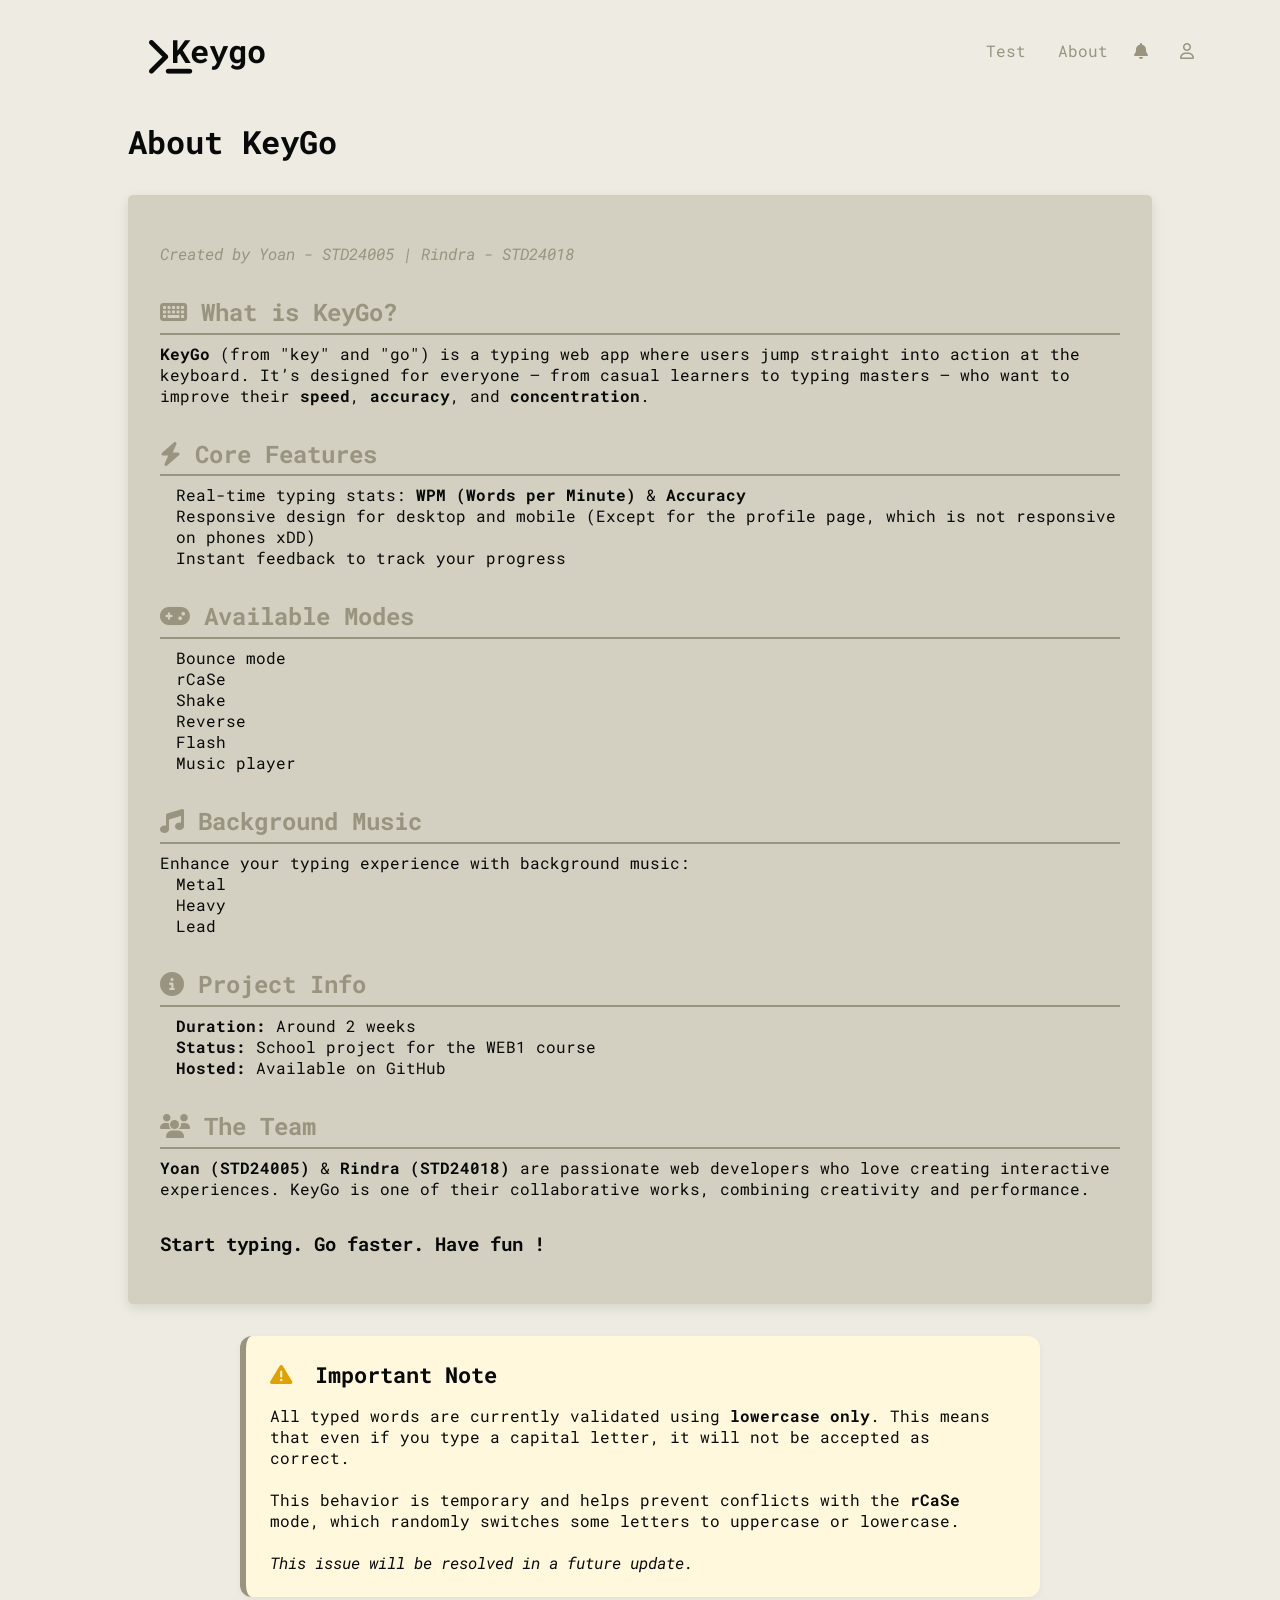
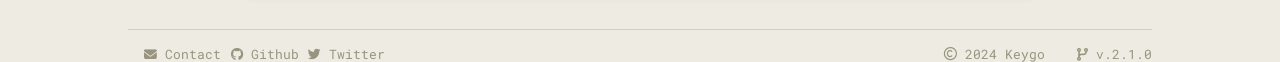
<file: about.html>
<!DOCTYPE html>
<html lang="en">

<head>
    <meta charset="UTF-8">
    <meta name="viewport" content="width=device-width, initial-scale=1.0">
    <title>Keygo.com</title>
    <link rel="stylesheet" href="assets/css/about.css">
    <link rel="shortcut icon" href="assets/img/logo_keygo.png" type="image/x-icon">
    <link href='https://fonts.googleapis.com/css?family=Roboto Mono' rel='stylesheet'>
    <link rel="stylesheet" href="https://cdnjs.cloudflare.com/ajax/libs/font-awesome/6.7.2/css/all.min.css" integrity="sha512-Evv84Mr4kqVGRNSgIGL/F/aIDqQb7xQ2vcrdIwxfjThSH8CSR7PBEakCr51Ck+w+/U6swU2Im1vVX0SVk9ABhg==" crossorigin="anonymous" referrerpolicy="no-referrer" />
    <link rel="stylesheet" href="assets/css/nav.css">
    <link rel="stylesheet" href="assets/css/footer.css">
    <script defer src="assets/js/nav.js "></script>
    <script defer src="assets/js/footer.js"></script>

</head>
<body>

    <header>
        <div id="navMenu">
        </div>
        <h2>About KeyGo</h2>
    </header>
    <main>
        
          <div class="container">
            <p class="creators">Created by Yoan - STD24005 | Rindra - STD24018</p>
        
            <h2><i class="fas fa-keyboard"></i> What is KeyGo?</h2>
            <p>
              <span class="highlight">KeyGo</span> (from "key" and "go") is a typing web app where users jump straight into action at the keyboard.
              It’s designed for everyone — from casual learners to typing masters — who want to improve their <strong>speed</strong>, <strong>accuracy</strong>, and <strong>concentration</strong>.
            </p>
        
            <h2><i class="fas fa-bolt"></i> Core Features</h2>
            <ul>
              <li>Real-time typing stats: <strong>WPM (Words per Minute)</strong> & <strong>Accuracy</strong></li>
              <li>Responsive design for desktop and mobile (Except for the profile page, which is not responsive on phones xDD)</li>
              <li>Instant feedback to track your progress</li>
            </ul>
        
            <h2><i class="fas fa-gamepad"></i> Available Modes</h2>
            <ul>
              <li>Bounce mode</li>
              <li>rCaSe</li>
              <li>Shake</li>
              <li>Reverse</li>
              <li>Flash</li>
              <li>Music player</li>
            </ul>
        
            <h2><i class="fas fa-music"></i> Background Music</h2>
            <p>Enhance your typing experience with background music:</p>
            <ul>
              <li>Metal</li>
              <li>Heavy</li>
              <li>Lead</li>
            </ul>
        
            <h2><i class="fas fa-info-circle"></i> Project Info</h2>
            <ul>
              <li><strong>Duration:</strong> Around 2 weeks</li>
              <li><strong>Status:</strong> School project for the WEB1 course</li>
              <li><strong>Hosted:</strong> Available on GitHub</li>
            </ul>
        
            <h2><i class="fas fa-users"></i> The Team</h2>
            <p><strong>Yoan (STD24005)</strong> & <strong>Rindra (STD24018)</strong> are passionate web developers who love creating interactive experiences. KeyGo is one of their collaborative works, combining creativity and performance.</p>
        
            <p style="margin-top: 2rem; font-weight: bold; font-size: 1.2rem;">Start typing. Go faster. Have fun !</p>
          </div>
          <div class="alert-box">
            <h2><i class="fa-solid fa-triangle-exclamation"></i> Important Note</h2>
            <p>
              All typed words are currently validated using <strong>lowercase only</strong>. 
              This means that even if you type a capital letter, it will not be accepted as correct.
              <br><br>
              This behavior is temporary and helps prevent conflicts with the <strong>rCaSe</strong> mode, 
              which randomly switches some letters to uppercase or lowercase.
              <br><br>
              <em>This issue will be resolved in a future update.</em>
            </p>
          </div>
          
    </main>

    <div id="footer"></div>
    
</body>
</html>
</file>
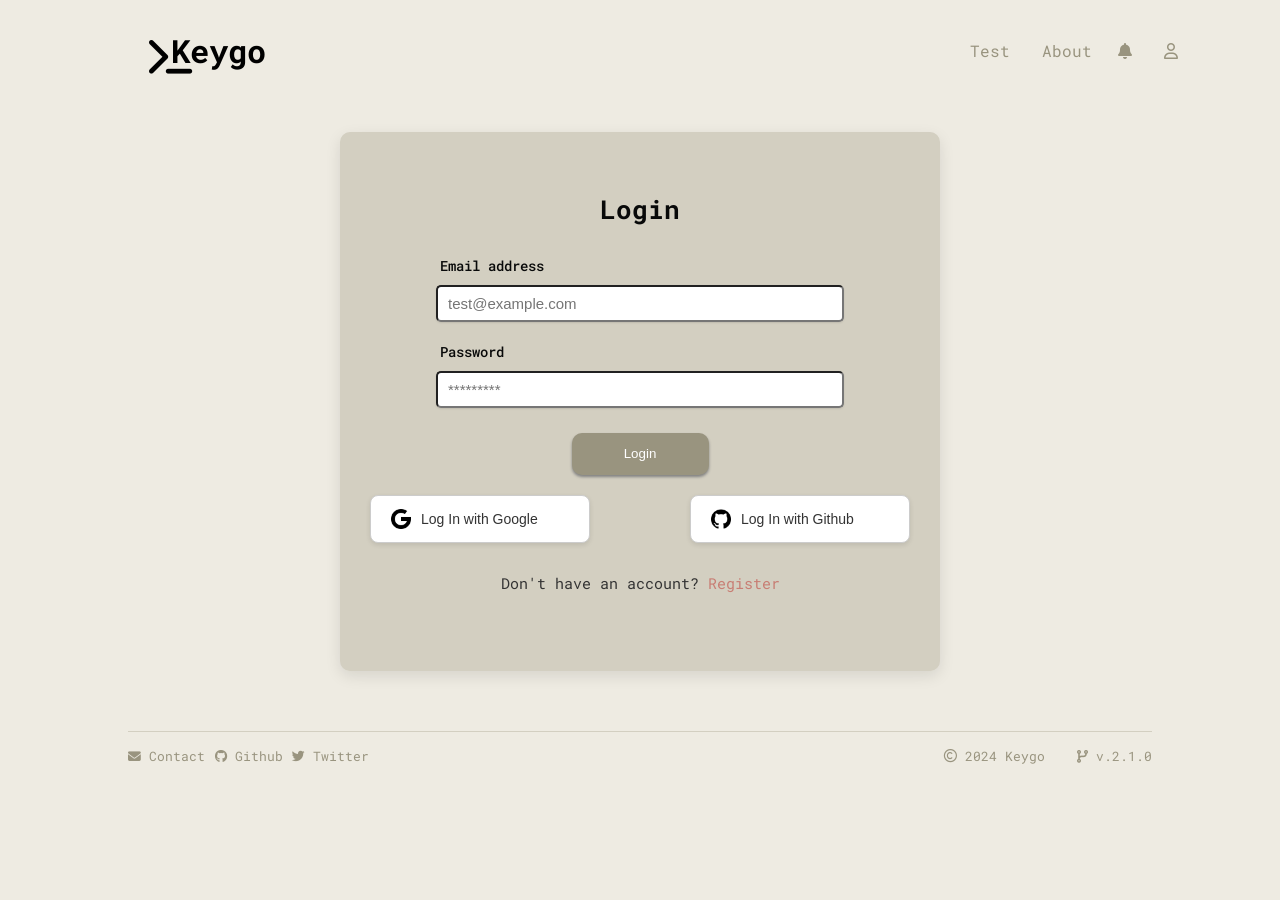
<file: login.html>
<!DOCTYPE html>
<html lang="en">
<head>
    <meta charset="UTF-8">
    <meta name="viewport" content="width=device-width, initial-scale=1.0">
    <link rel="stylesheet" href="assets/css/login.css">
    <link rel="shortcut icon" href="assets/img/logo_keygo.png" type="image/x-icon">
    <link rel="stylesheet" href="https://cdnjs.cloudflare.com/ajax/libs/font-awesome/6.7.2/css/all.min.css" integrity="sha512-Evv84Mr4kqVGRNSgIGL/F/aIDqQb7xQ2vcrdIwxfjThSH8CSR7PBEakCr51Ck+w+/U6swU2Im1vVX0SVk9ABhg==" crossorigin="anonymous" referrerpolicy="no-referrer" />
    <link href='https://fonts.googleapis.com/css?family=Roboto Mono' rel='stylesheet'>
    <link rel="stylesheet" href="assets/css/footer.css">
    <link rel="stylesheet" href="assets/css/nav.css">
    <script defer src="assets/js/login.js"></script>
    <script defer src="assets/js/nav.js"></script>
    <script defer src="assets/js/footer.js"></script>
    <title>Login</title>
</head>
<body>
    <div id="navMenu"></div>
    <div class="login-form">
        <h3 class="title">Login</h3>
        <form method="post">
            <label class="login-form-text"  for="email">Email address</label>
            <input class="login-form-input" type="email" name="email" id="email" placeholder="test@example.com">
            <label class="login-form-text"  for="password">Password</label>
            <input class="login-form-input" type="password" name="password" id="password" placeholder="*********">
            <button class="login-form-submit">Login</button>
            <section class="btn-container">
                <div class="login-btn" id="google-login" onclick="handleLogin('google-login')" >
                    <img class="login-logo" src="assets/img/google-logo.png" alt="Google Logo">
                    <span class="login-text">Log In with Google</span>
                </div>     
                <div class="login-btn" id="github-login" onclick="handleLogin('github-login')" >
                    <img class="login-logo" src="assets/img/github-logo.png" alt="GitHub Logo">
                    <span class="login-text">Log In with Github</span>
                </div>
            </section>
            <p class="signup-prompt">Don't have an account? <a class="register-link" href="register.html">Register</a></p>
            <div class="login-form-message">
                <p class="login-form-message-text"></p>
            </div>
        </form>
    </div>


    



<div id="footer"></div>
</body>
</html>
</file>
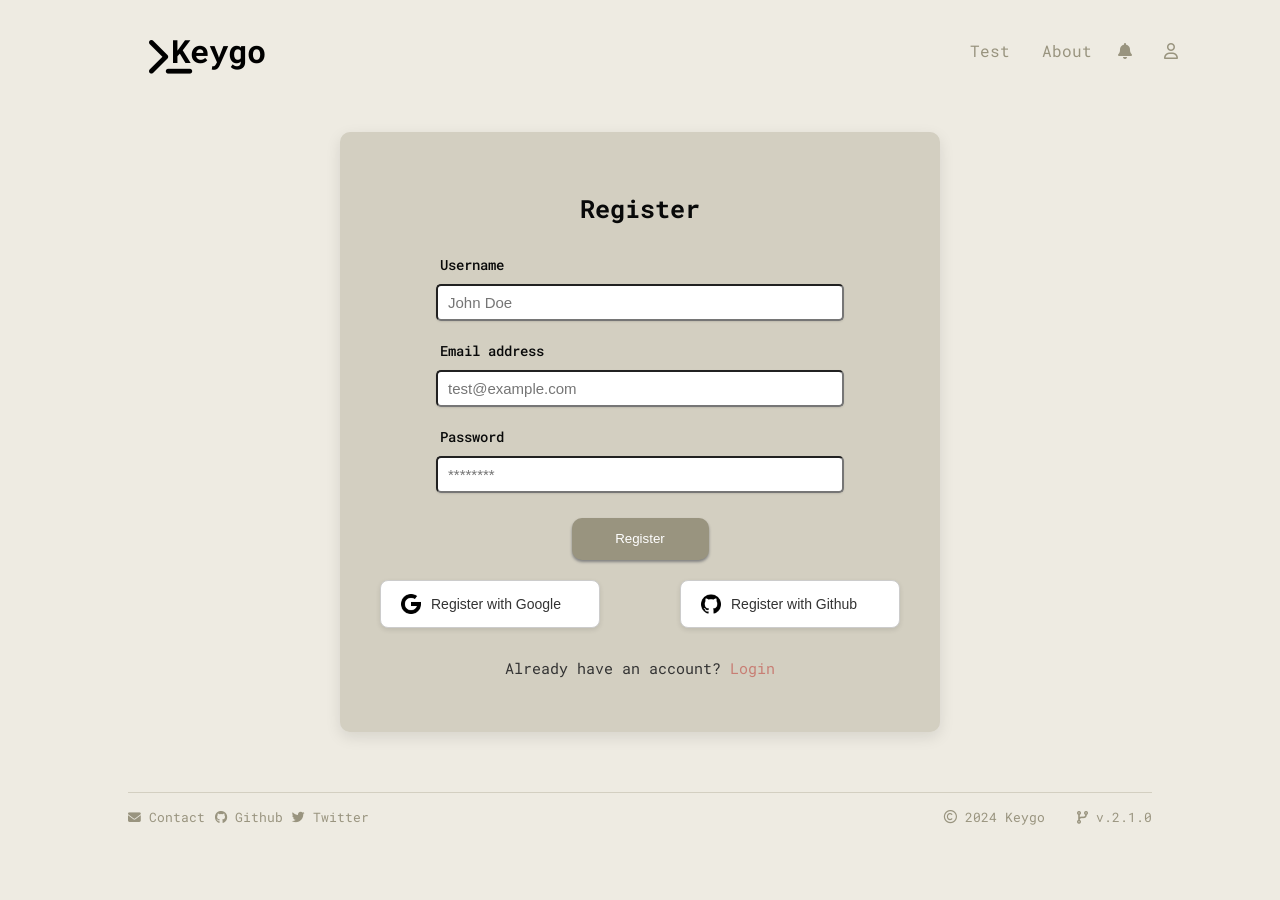
<file: register.html>
<!DOCTYPE html>
<html lang="en">
<head>
    <meta charset="UTF-8">
    <meta name="viewport" content="width=device-width, initial-scale=1.0">
    <link rel="stylesheet" href="assets/css/register.css">
    <link rel="shortcut icon" href="assets/img/logo_keygo.png" type="image/x-icon">
    <link rel="stylesheet" href="https://cdnjs.cloudflare.com/ajax/libs/font-awesome/6.7.2/css/all.min.css" integrity="sha512-Evv84Mr4kqVGRNSgIGL/F/aIDqQb7xQ2vcrdIwxfjThSH8CSR7PBEakCr51Ck+w+/U6swU2Im1vVX0SVk9ABhg==" crossorigin="anonymous" referrerpolicy="no-referrer" />
    <link href='https://fonts.googleapis.com/css?family=Roboto Mono' rel='stylesheet'>
    <link rel="stylesheet" href="assets/css/footer.css">
    <link rel="stylesheet" href="assets/css/nav.css">
    
    <script defer src="assets/js/register.js"></script>
    <script defer src="assets/js/nav.js"></script>
    <script defer src="assets/js/footer.js"></script>
    <title>Register</title>
</head>
<body>
    <div id="navMenu"></div>
    <div class="register-form">
        <h3 class="title">Register</h3>
        <form method="post">
            <label class="register-form-text" id="username-text" for="username">Username</label>
            <input class="register-form-input" type="text" name="username" id="username" placeholder="John Doe">
            <label class="register-form-text" id="email-text" for="email">Email address</label>
            <input class="register-form-input" type="email" name="email" id="email" placeholder="test@example.com">
            <label class="register-form-text" id="password-text" for="password" >Password</label>
            <input class="register-form-input" type="password" name="password" id="password" placeholder="********">
            <button class="register-form-submit">Register</button>
            <section class="btn-container">
                <div class="register-btn" id="google-register" onclick="handleregister('google-register')" >
                    <img class="register-logo" src="assets/img/google-logo.png" alt="Google Logo">
                    <span class="register-text">Register with Google</span>
                </div>         
                <div class="register-btn" id="github-register" onclick="handleregister('github-register')" >
                    <img class="register-logo" src="assets/img/github-logo.png" alt="GitHub Logo">
                    <span class="register-text">Register with Github</span>
                </div>
            </section>
            <p class="signup-prompt">Already have an account? <a class="register-link" href="login.html">Login</a></p>
            <div class="register-form-message">
                <p class="register-form-message-text"></p>
            </div>
        </form>
    </div>


<div id="footer"></div>
</body>
</html>
</file>
<file: assets/css/about.css>
:root {
  --bg_color: #EEEBE2;
  --main-color: #080909;
  --secondary-color: #99947F;
  --sub_alt_color: #D3CFC1;
}

body {
  margin: 0;
  padding: 0;    
  font-family: 'Roboto Mono', 'Arial';
  background-color: var(--bg_color);
  color: var(--main-color);
}


header h2 {
  margin-top :3rem;
  font-size: 2rem;
}

.container {
  margin: 2rem auto;
  padding: 2rem 2rem 3rem 2rem;
  background-color: var(--sub_alt_color);
  border-radius: 5px;
  box-shadow: 0 4px 12px rgba(0,0,0,0.1);
}

.container h2 {
  border-bottom: 2px solid var(--secondary-color);
  padding-bottom: 0.3rem;
  margin-top: 2rem;
  margin-bottom: 0.5rem;
  color: #99947F;
}

ul {
  list-style-type: none;
  padding-left: 1rem;
}


.creators, .credits {
  font-style: italic;
  color: var(--secondary-color);
  margin-top: 1rem;
}

.highlight {
  font-weight: bold;
}

.alert-box{
  background-color: #fff8dc;
  border-left: 6px solid var(--secondary-color);
  padding: 1.5rem;
  border-radius: 12px;
  margin: 2rem auto;
  max-width: 800px;
  box-shadow: 0 2px 6px rgba(0,0,0,0.05);
  font-size: 1rem;
  color: var(--main-color);
}
.alert-box h2{
  font-size: 1.4rem;
  margin-bottom: 1rem;
}
.alert-box h2 i {
  margin-right: 10px;
  color: #e1a100;
}



@media (max-width: 600px) {
  .container {
    padding: 1rem;
  }

  header h1 {
    font-size: 1.5rem;
  }
}
</file>
<file: assets/css/nav.css>
*{
    margin: 0;
    padding: 0;
    box-sizing: border-box;
  }
  
  body{
    min-height: 95vh;
    position: relative;
    font-family: 'Roboto Mono', 'Arial';
    background-color: var(--bg_color);
    padding: 0 10vw;
  }

/*---------------------------------------NAV-BAR-------------------- */
.flex-btw{
    display: flex;
    justify-content: space-between;
    align-items: center;
}
ul{
    list-style: none;
}
a{
    text-decoration: none;
}

.logo{
    display: flex;
    position: relative;
    cursor: pointer;
}
.logo i{
    position: relative;
    top: .6rem;
    left: 1.3rem;
    font-size: 2.4rem;
}
.navbar{
    margin-top: 1.8rem;
    display: flex;
    flex-direction: row;
    justify-content: space-between;
    align-items: center;
}

.navbar nav, .navbar nav ul{
    display: flex;
    flex-direction: row;
}
.navbar nav ul:nth-child(1){
    width: 100px;
    margin-right: 3rem;
}
.navbar nav ul:nth-child(2){
    width: 50px;
    /* border: 1px solid rgb(111, 91, 91); */
}

.navbar nav ul li{
    margin: 0 1rem;
}

.navbar a, footer ul a{
    color: var(--secondary-color);
    transition: 0.4s ease;
}
.navbar a:hover, footer ul a:hover{
    color: var(--main-color);
}
</file>
<file: assets/css/footer.css>
/*---------------------------------------FOOTER-------------------- */
footer {
    border-top: 1px solid var(--sub_alt_color);
    padding-top: 1rem;
    width: 80vw;
    font-size: 0.8rem;
    margin: 1rem auto 0 auto;
}
footer ul:nth-child(1) li{
  padding-right: 0.6rem;
}
footer ul:nth-child(2) li{
  padding-left: 2rem;
}
</file>
<file: assets/css/login.css>
:root{
    --bg_color :  #EEEBE2;
    --main-color: #080909;
    --secondary-color: #99947F;
    --sub_alt_color : #D3CFC1 ;
  }

body{
    background-color: var(--bg_color);
    font-family: 'Roboto Mono', 'Arial', sans-serif;
}

.login-form{  
  height: 539px;
  max-width: 600px;
  width: 90%;
  padding: 40px 30px;
  margin: 60px auto;
  background-color: var(--sub_alt_color);
  border-radius: 10px;
  box-shadow: 0 5px 15px rgba(0, 0, 0, 0.1);
}


.login-form form{
    display: flex;
    flex-direction: column;
    align-items: center;
    margin-top: 20px;
    margin-inline: auto;
}

.login-form-text{
  font-weight: 500;
  margin-bottom: 10px;
  width: 100%;
  padding-left: 50px;
  color: var(--main-color);
  font-size: 14px;
  align-self: flex-start;
  margin-left: 20px;
}

#email-text{
  margin-right: 19em;
}

#password-text{
  margin-right: 22em;
}

.login-form-input{
  width: 408px;
  height: 37px;
  padding: 10px;
  margin-bottom: 20px;
  font-size: 15px;
  font-family: 'Segoe UI', sans-serif;
  box-shadow: 0px 1px 2px rgba(0, 0, 0, 0.1);
  outline: none;
  transition: border 0.2s;
  border-radius: 5px;
}

.login-form-input:focus {
  border: 1px solid var(--secondary-color);
}

.register-link{
  color: #c87e74;
  
}

.title{
  text-align: center;
  font-size: 26px;
  font-weight: bold;
  margin-bottom: 30px;
  padding-top: 20px;
  color: var(--main-color);
  font-family: 'Roboto Mono', 'Arial', sans-serif;
  width: fit-content;
  margin-inline: auto;
}

.btn-container {
    display: flex;
    flex-direction: row;
    align-items: center;
    justify-content: center;
    gap: 20px;
    margin-top: 20px;
  }

.login-form-submit{
  margin-inline: auto;
  margin-top: 5px;
  width: 137px;
  height: 42px;
  background-color: var(--secondary-color);
  border-radius: 10px;
  border: none;
  box-shadow: 0px 2px 3px gray;
  transition: all 0.3s;
  cursor: pointer;
  transition: all 0.3s;
  color: white;
}

.login-form-submit:hover{
  color: #333;
  background-color: #7f7c69;
  transform: scale(1.03);
}

.login-btn {
  display: flex;
  align-items: center;
  gap: 10px;
  background-color: white;
  border: 1px solid #ccc;
  border-radius: 8px;
  padding: 10px 20px;
  cursor: pointer;
  font-family: Arial, sans-serif;
  transition: all 0.3s ease;
  min-width: 220px;
  height: 48px;
  box-shadow: 0px 2px 5px rgba(0, 0, 0, 0.1);
}

#github-login{
    margin-left: 80px;
}

.login-btn:hover {
  box-shadow: 0 4px 8px rgba(0,0,0,0.15);
  transform: translateY(-1px);
}

.login-logo {
  width: 20px;
  height: 20px;
}

.login-text {
  color: #333;
  font-size: 14px;
}

.login-form-message {
  margin-top: 10px;
  text-align: center;
  border-radius: 5px;
  display: none;
  color: white;
  width: 500px;
  padding: 10px 0;
  align-items: center;
    
}

.login-error-message{
  background-color: #c87e74;
  display: block;
}

.login-succes-message{
  background-color: #7fa480;
  display: block;
}

.signup-prompt{
  font-size: 15px;
  margin-top: 30px;
  color: #333;
}

@media screen and (max-width: 600px) {
  .login-form {
    width: 90%;
    height: auto;
    padding: 20px;
  }

  .login-form-input {
    width: 90%;
  }

  .login-form-message {
    width: 90%;
  }

  .btn-container {
    flex-direction: column;
    gap: 10px;
  }
}
</file>
<file: assets/css/register.css>
:root{
  --bg_color :  #EEEBE2;
  --main-color: #080909;
  --secondary-color: #99947F;
  --sub_alt_color : #D3CFC1 ;
  }

body{
  background-color: var(--bg_color);
  font-family: 'Roboto Mono', 'Arial', sans-serif;

}

.register-form{
  height: 600px;
  max-width: 600px;
  width: 90%;
  padding: 40px 30px;
  margin: 60px auto;
  background-color: var(--sub_alt_color);
  border-radius: 10px;
  box-shadow: 0 5px 15px rgba(0, 0, 0, 0.1);
}


.register-form form{
  display: flex;
  flex-direction: column;
  align-items: center;
  margin-top: 20px;
  margin-inline: auto;
}

.register-form-text{
  font-weight: 500;
  margin-bottom: 10px;
  width: 100%;
  padding-left: 50px;
  color: var(--main-color);
  font-size: 14px;
  align-self: flex-start;
  margin-left: 20px;
}

#username-text{
  margin-right: 22em;
}

#email-text{
  margin-right: 19em;
}

#password-text{
  margin-right: 22em;
}

.register-form-input{
  width: 408px;
  height: 37px;
  padding: 10px;
  margin-bottom: 20px;
  font-size: 15px;
  font-family: 'Segoe UI', sans-serif;
  box-shadow: 0px 1px 2px rgba(0, 0, 0, 0.1);
  outline: none;
  transition: border 0.2s;
  border-radius: 5px;
}

.register-form-input:focus {
  border: 1px solid var(--secondary-color);
}

.register-link{
  color: #c87e74;
  
}

.title{
  text-align: center;
  font-size: 25px;
  font-weight: bold;
  margin-bottom: 30px;
  padding-top: 20px;
  color: var(--main-color);
  font-family: 'Roboto Mono', 'Arial', sans-serif;
  width: fit-content;
  margin-inline: auto;
}

.btn-container {
  display: flex;
  flex-direction: row;
  align-items: center;
  margin-top: 20px;
}

.register-form-submit{
  margin-inline: auto;
  margin-top: 5px;
  width: 137px;
  height: 42px;
  background-color: var(--secondary-color);
  border-radius: 10px;
  border: none;
  box-shadow: 0px 2px 3px gray;
  transition: all 0.3s;
  cursor: pointer;
  transition: all 0.3s;
  color: white;
}

.register-form-submit:hover{
  color: #333;
  background-color: #7f7c69;
  transform: scale(1.03);
}

.register-btn {
  display: flex;
  align-items: center;
  gap: 10px;
  background-color: white;
  border: 1px solid #ccc;
  border-radius: 8px;
  padding: 10px 20px;
  cursor: pointer;
  font-family: Arial, sans-serif;
  transition: all 0.3s ease;
  min-width: 220px;
  height: 48px;
  box-shadow: 0px 2px 5px rgba(0, 0, 0, 0.1);
  }

#github-register{
    margin-left: 80px;
}

.register-btn:hover {
  box-shadow: 0 4px 8px rgba(0, 0, 0, 0.15);
  transform: translateY(-1px);
}

.register-logo {
  width: 20px;
  height: 20px;
}

.register-text {
  color: #333;
  font-size: 14px;
}

.register-form-message {
    margin-top: 10px;
    text-align: center;
    border-radius: 5px;
    display: none;
    color: white;
    width: 500px;
    padding: 10px 0;
    align-items: center;
    
}

.register-error-message{
  background-color: #c87e74;
  display: block;
}

.register-succes-message{
  background-color: #7fa480;
  display: block;
}

.signup-prompt{
  font-size: 15px;
  margin-top: 30px;
  color: #333;
}


@media screen and (max-width: 600px) {
  .register-form {
    width: 90%;
    height: auto;
    padding: 20px;
  }

  .register-form-input {
    width: 90%;
  }

  .register-form-message {
    width: 90%;
  }

  .btn-container {
    flex-direction: column;
    gap: 10px;
  }
}
</file>
